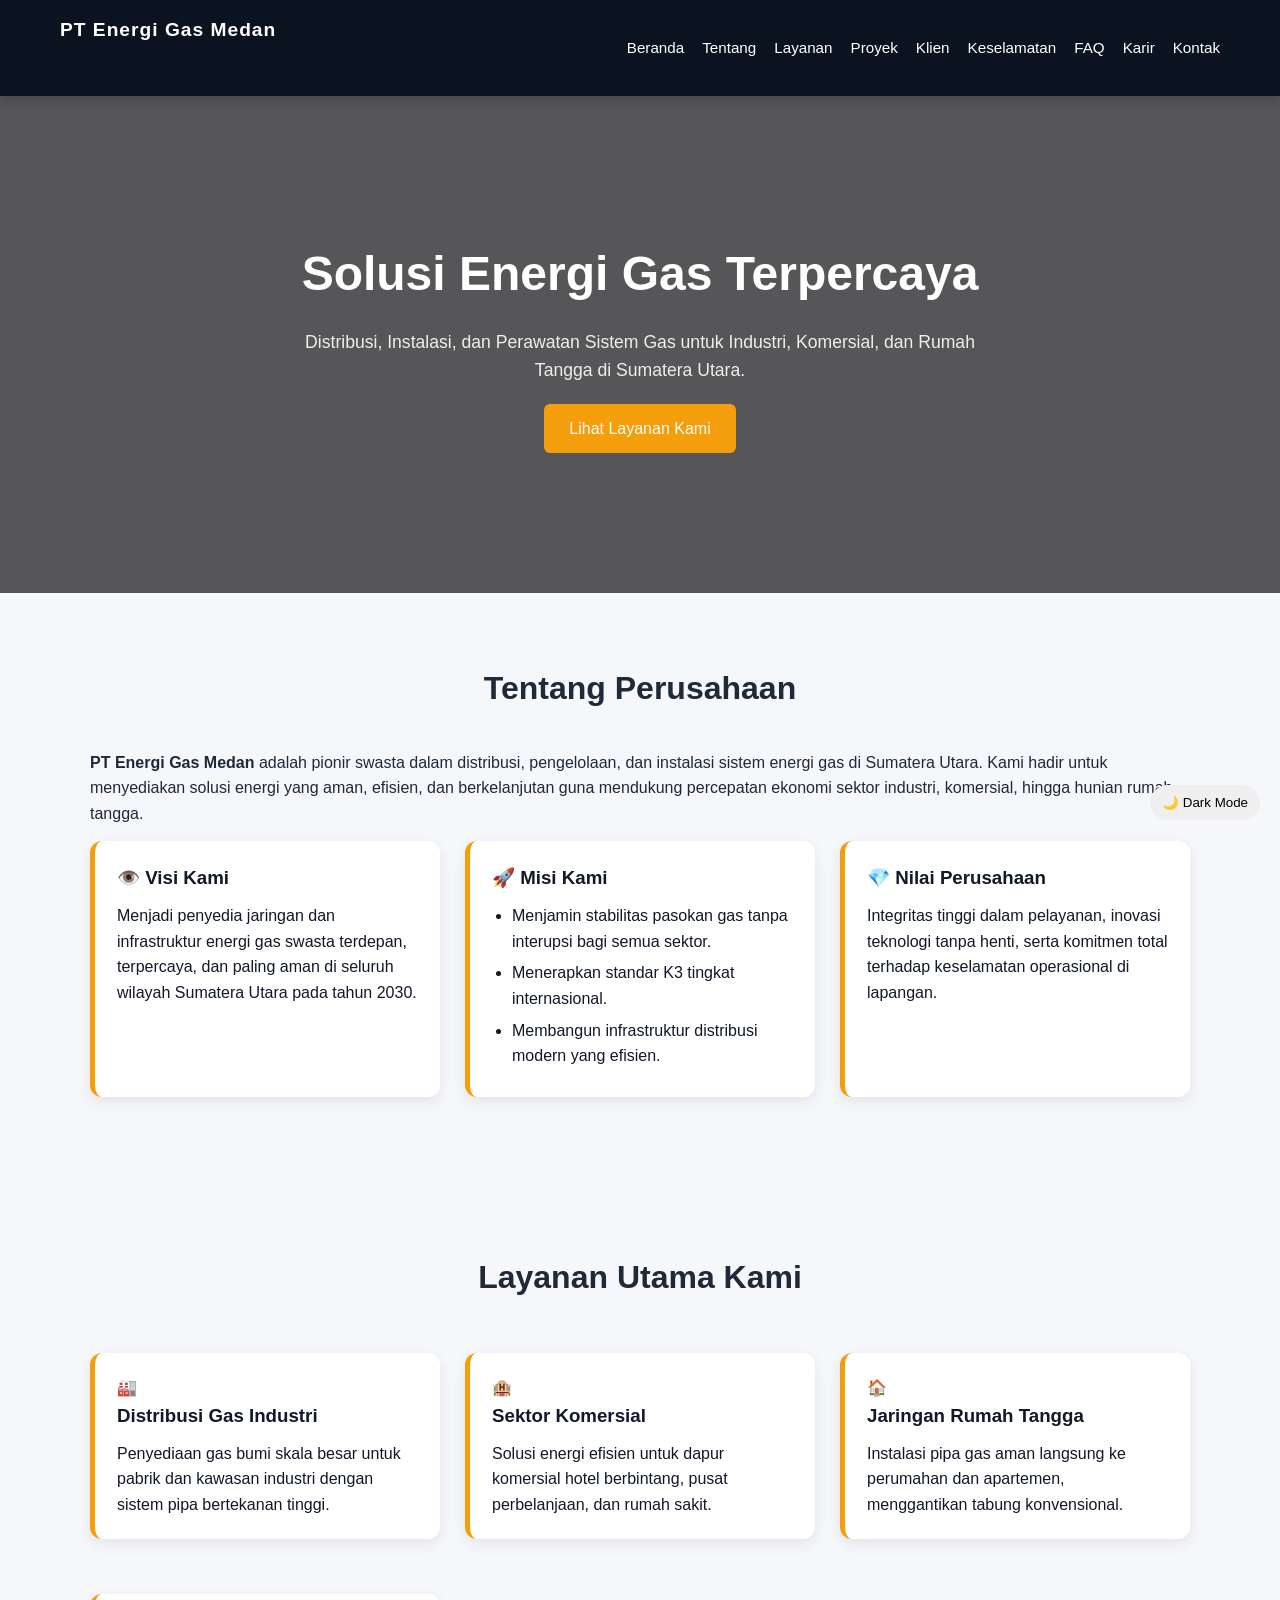
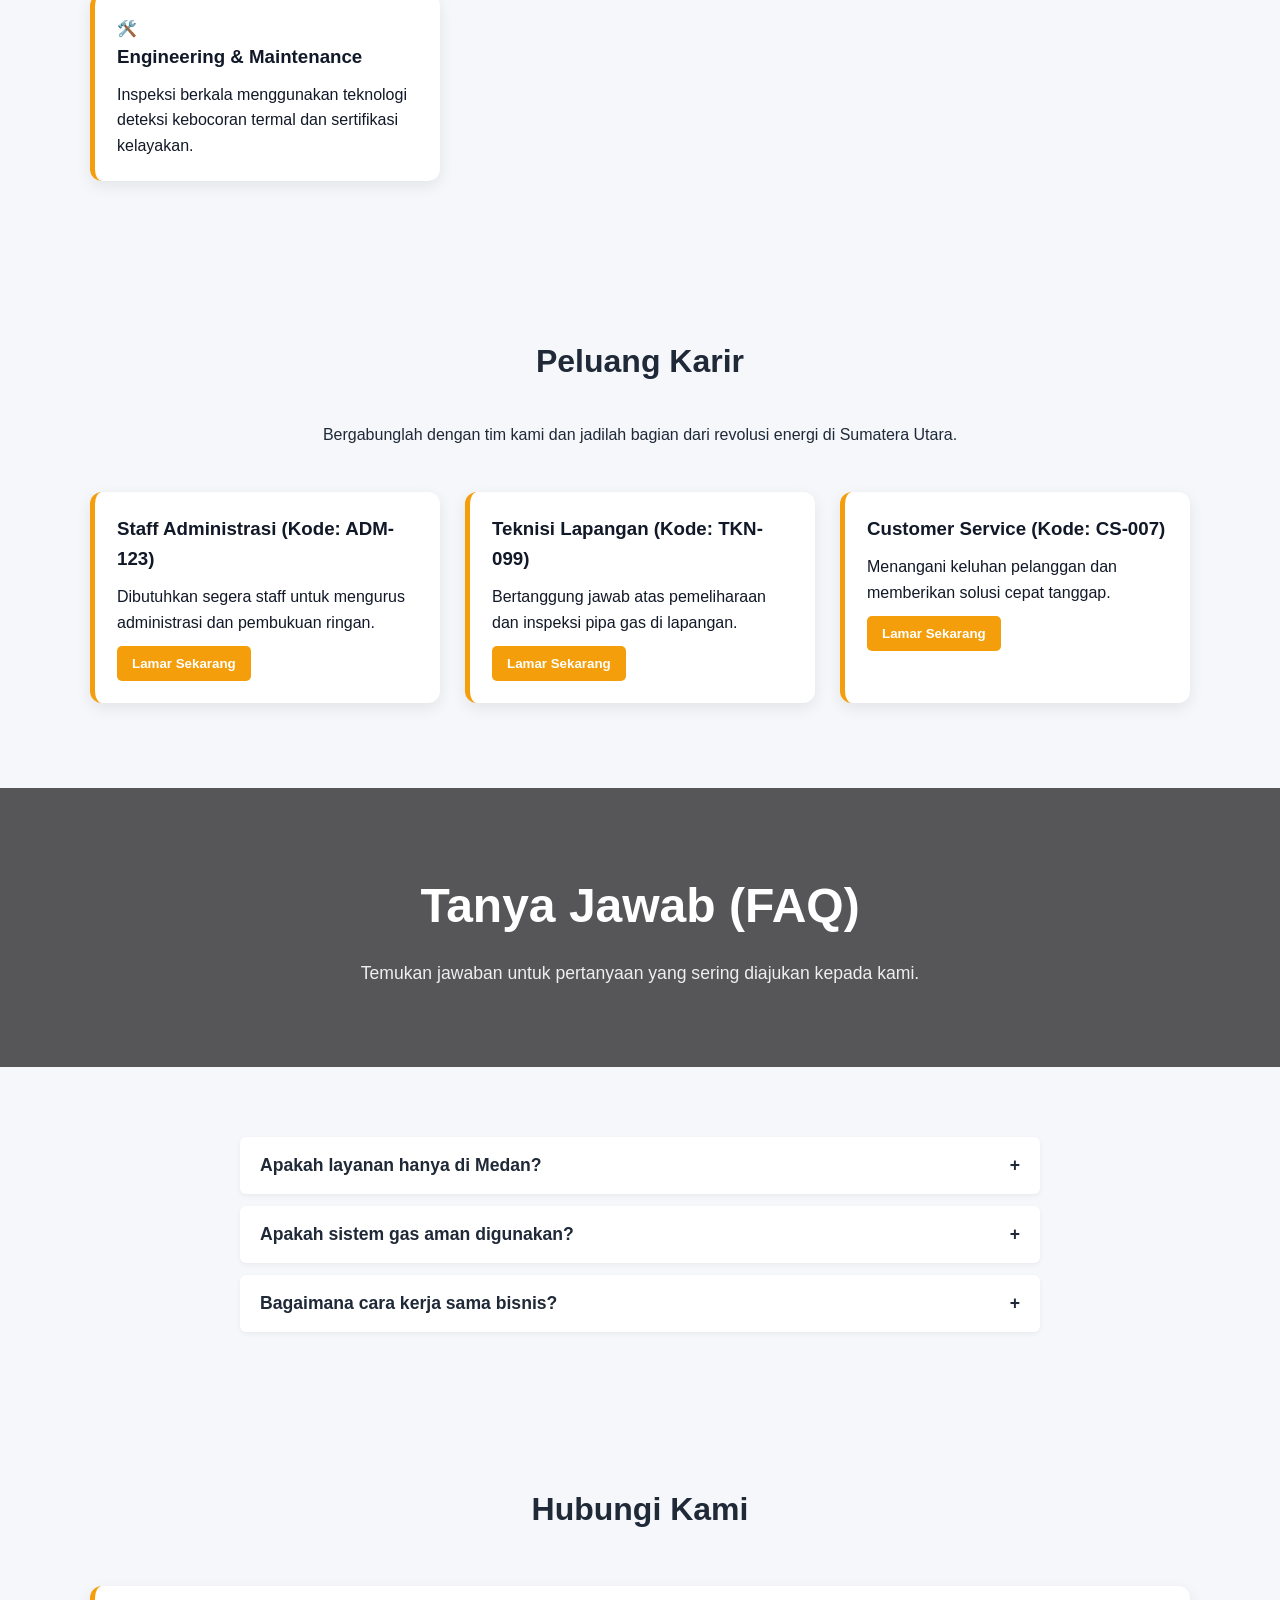
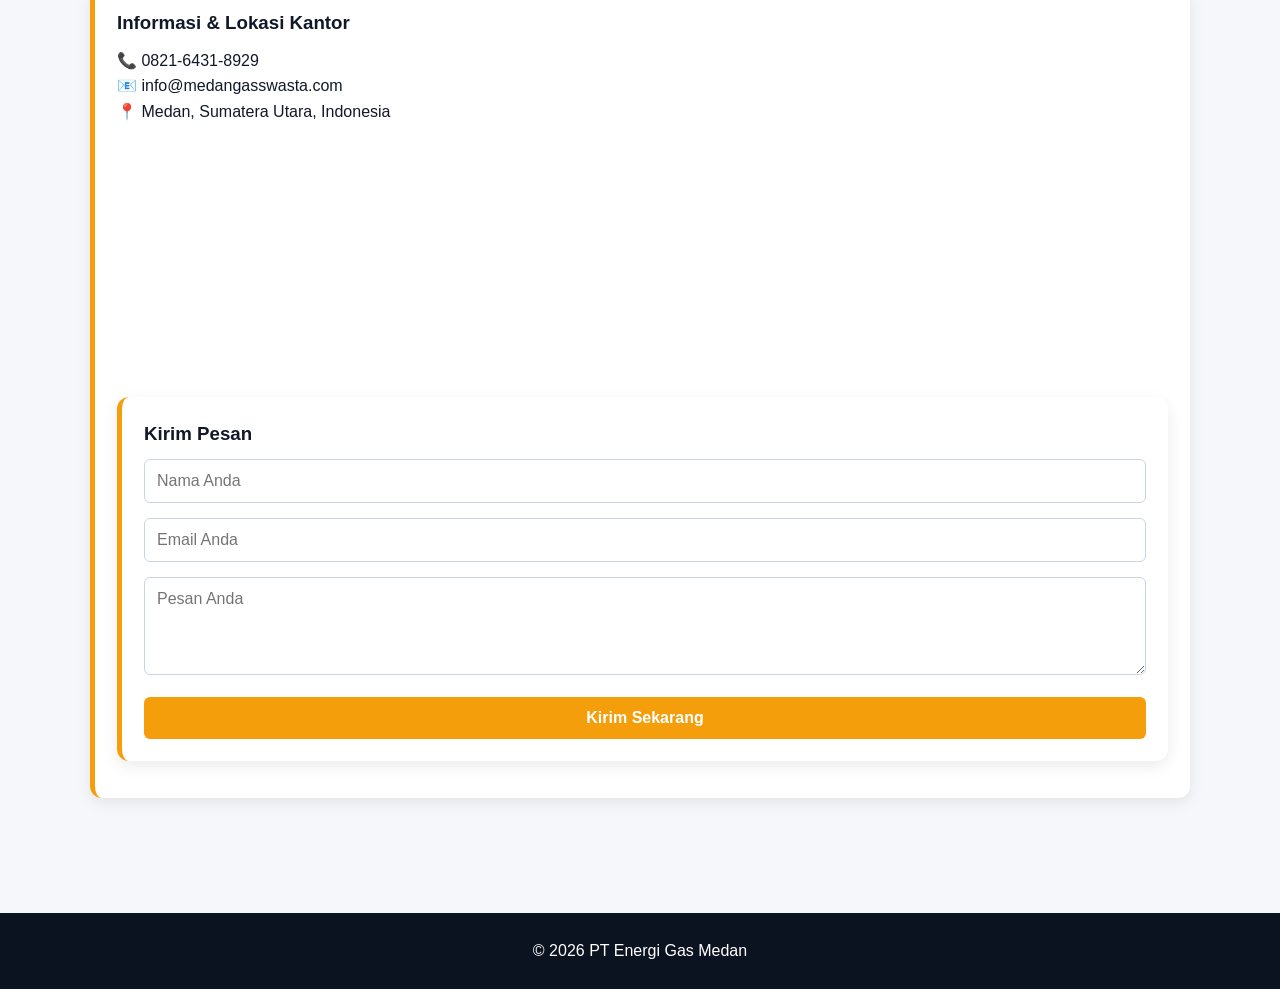
<file: index.html>
<!DOCTYPE html>
<html lang="id">
<head>
    <meta charset="UTF-8">
    <meta name="viewport" content="width=device-width, initial-scale=1.0">
    <title>PT Energi Gas Medan</title>
    <meta name="description" content="PT Energi Gas Medan - Penyedia energi gas industri, komersial, dan rumah tangga di Medan dan Sumatera Utara.">
    <link rel="stylesheet" href="css/style.css">
</head>
<body>

<header>
    <nav>
    <h2>PT Energi Gas Medan</h2>
    <ul>
        <li><a href="index.html">Beranda</a></li>
        <li><a href="tentang.html">Tentang</a></li>
        <li><a href="layanan.html">Layanan</a></li>
        <li><a href="proyek.html">Proyek</a></li>
        <li><a href="klien.html">Klien</a></li>
        <li><a href="safety.html">Keselamatan</a></li>
        <li><a href="index.html#faq">FAQ</a></li>
        <li><a href="karir.html">Karir</a></li> 
        <li><a href="index.html#contact">Kontak</a></li>
    </ul>
    </nav>
</header>

<section class="hero">
    <h1>Solusi Energi Gas Terpercaya</h1>
    <p>Distribusi, Instalasi, dan Perawatan Sistem Gas untuk Industri, Komersial, dan Rumah Tangga di Sumatera Utara.</p>
    <a href="#layanan">Lihat Layanan Kami</a>
</section>

<section id="about">
    <div class="container">
        <h2>Tentang Perusahaan</h2>
        <div class="about-intro">
            <p><strong>PT Energi Gas Medan</strong> adalah pionir swasta dalam distribusi, pengelolaan, dan instalasi sistem energi gas di Sumatera Utara. Kami hadir untuk menyediakan solusi energi yang aman, efisien, dan berkelanjutan guna mendukung percepatan ekonomi sektor industri, komersial, hingga hunian rumah tangga.</p>
        </div>

        <div class="about-grid">
            <div class="box">
                <h3>👁️ Visi Kami</h3>
                <p>Menjadi penyedia jaringan dan infrastruktur energi gas swasta terdepan, terpercaya, dan paling aman di seluruh wilayah Sumatera Utara pada tahun 2030.</p>
            </div>
            <div class="box">
                <h3>🚀 Misi Kami</h3>
                <ul class="misi-list">
                    <li>Menjamin stabilitas pasokan gas tanpa interupsi bagi semua sektor.</li>
                    <li>Menerapkan standar K3 tingkat internasional.</li>
                    <li>Membangun infrastruktur distribusi modern yang efisien.</li>
                </ul>
            </div>
            <div class="box">
                <h3>💎 Nilai Perusahaan</h3>
                <p>Integritas tinggi dalam pelayanan, inovasi teknologi tanpa henti, serta komitmen total terhadap keselamatan operasional di lapangan.</p>
            </div>
        </div>
    </div>
</section>

<section id="layanan" class="bg-light">
    <div class="container">
        <h2>Layanan Utama Kami</h2>
        <div class="services-grid">
            <div class="box">
                <div class="service-icon">🏭</div>
                <h3>Distribusi Gas Industri</h3>
                <p>Penyediaan gas bumi skala besar untuk pabrik dan kawasan industri dengan sistem pipa bertekanan tinggi.</p>
            </div>
            <div class="box">
                <div class="service-icon">🏨</div>
                <h3>Sektor Komersial</h3>
                <p>Solusi energi efisien untuk dapur komersial hotel berbintang, pusat perbelanjaan, dan rumah sakit.</p>
            </div>
            <div class="box">
                <div class="service-icon">🏠</div>
                <h3>Jaringan Rumah Tangga</h3>
                <p>Instalasi pipa gas aman langsung ke perumahan dan apartemen, menggantikan tabung konvensional.</p>
            </div>
            <div class="box">
                <div class="service-icon">🛠️</div>
                <h3>Engineering & Maintenance</h3>
                <p>Inspeksi berkala menggunakan teknologi deteksi kebocoran termal dan sertifikasi kelayakan.</p>
            </div>
        </div>
    </div>
</section>

<section id="karir">
    <div class="container">
        <h2>Peluang Karir</h2>
        <p style="text-align: center; margin-bottom: 30px;">Bergabunglah dengan tim kami dan jadilah bagian dari revolusi energi di Sumatera Utara.</p>
        
        <div class="services-grid">
            <div class="box">
                <h3>Staff Administrasi (Kode: ADM-123)</h3>
                <p>Dibutuhkan segera staff untuk mengurus administrasi dan pembukuan ringan.</p>
                <button class="apply-btn">Lamar Sekarang</button>
            </div>
            <div class="box">
                <h3>Teknisi Lapangan (Kode: TKN-099)</h3>
                <p>Bertanggung jawab atas pemeliharaan dan inspeksi pipa gas di lapangan.</p>
                <button class="apply-btn">Lamar Sekarang</button>
            </div>
            <div class="box">
                <h3>Customer Service (Kode: CS-007)</h3>
                <p>Menangani keluhan pelanggan dan memberikan solusi cepat tanggap.</p>
                <button class="apply-btn">Lamar Sekarang</button>
            </div>
        </div>
    </div>
</section>

<section class="hero hero-karir">
    <h1>Tanya Jawab (FAQ)</h1>
    <p>Temukan jawaban untuk pertanyaan yang sering diajukan kepada kami.</p>
</section>

<section id="faq">
    <div class="container">
        <div class="faq-container">
            <div class="faq-item">
                <button class="faq-question">Apakah layanan hanya di Medan? <span>+</span></button>
                <div class="faq-answer">
                    <p>Tidak, kami juga melayani beberapa wilayah di Sumatera Utara sesuai kebutuhan proyek.</p>
                </div>
            </div>
            <div class="faq-item">
                <button class="faq-question">Apakah sistem gas aman digunakan? <span>+</span></button>
                <div class="faq-answer">
                    <p>Ya, semua instalasi mengikuti standar keselamatan industri dan diuji berkala oleh teknisi ahli.</p>
                </div>
            </div>
            <div class="faq-item">
                <button class="faq-question">Bagaimana cara kerja sama bisnis? <span>+</span></button>
                <div class="faq-answer">
                    <p>Silakan hubungi tim kami melalui formulir kontak atau WhatsApp untuk pengajuan proposal.</p>
                </div>
            </div>
        </div>
    </div>
</section>

<section id="contact" class="bg-light">
    <div class="container">
        <h2>Hubungi Kami</h2>
        <div class="contact-grid">
            <div class="box">
                <h3>Informasi & Lokasi Kantor</h3>
                <p>📞 0821-6431-8929</p>
                <p>📧 info@medangasswasta.com</p>
                <p>📍 Medan, Sumatera Utara, Indonesia</p>
                
                <div class="map-container">
                    <iframe src="https://www.google.com/maps/embed?pb=!1m18!1m12!1m3!1d127453.64250239618!2d98.57271457850284!3d3.5970314000000003!2m3!1f0!2f0!3f0!3m2!1i1024!2i768!4f13.1!3m3!1m2!1s0x303131b1c20e2389%3A0x8677c7c34b125f!2sMedan%2C%20Kota%20Medan%2C%20Sumatera%20Utara!5e0!3m2!1sid!2sid!4v1700000000000!5m2!1sid!2sid" width="100%" height="250" style="border:0; border-radius: 8px;" allowfullscreen="" loading="lazy" referrerpolicy="no-referrer-when-downgrade"></iframe>
            </div>
            
            <div class="box">
                <h3>Kirim Pesan</h3>
                <form id="contactForm">
                    <input type="text" id="name" placeholder="Nama Anda" required>
                    <input type="email" id="email" placeholder="Email Anda" required>
                    <textarea id="message" rows="4" placeholder="Pesan Anda" required></textarea>
                    <button type="submit" class="submit-btn">Kirim Sekarang</button>
                </form>
            </div>
        </div>
    </div>
</section>

<footer>
    <p>© 2026 PT Energi Gas Medan</p>
</footer>

<script src="script.js"></script>
</body>
</html>
</file>
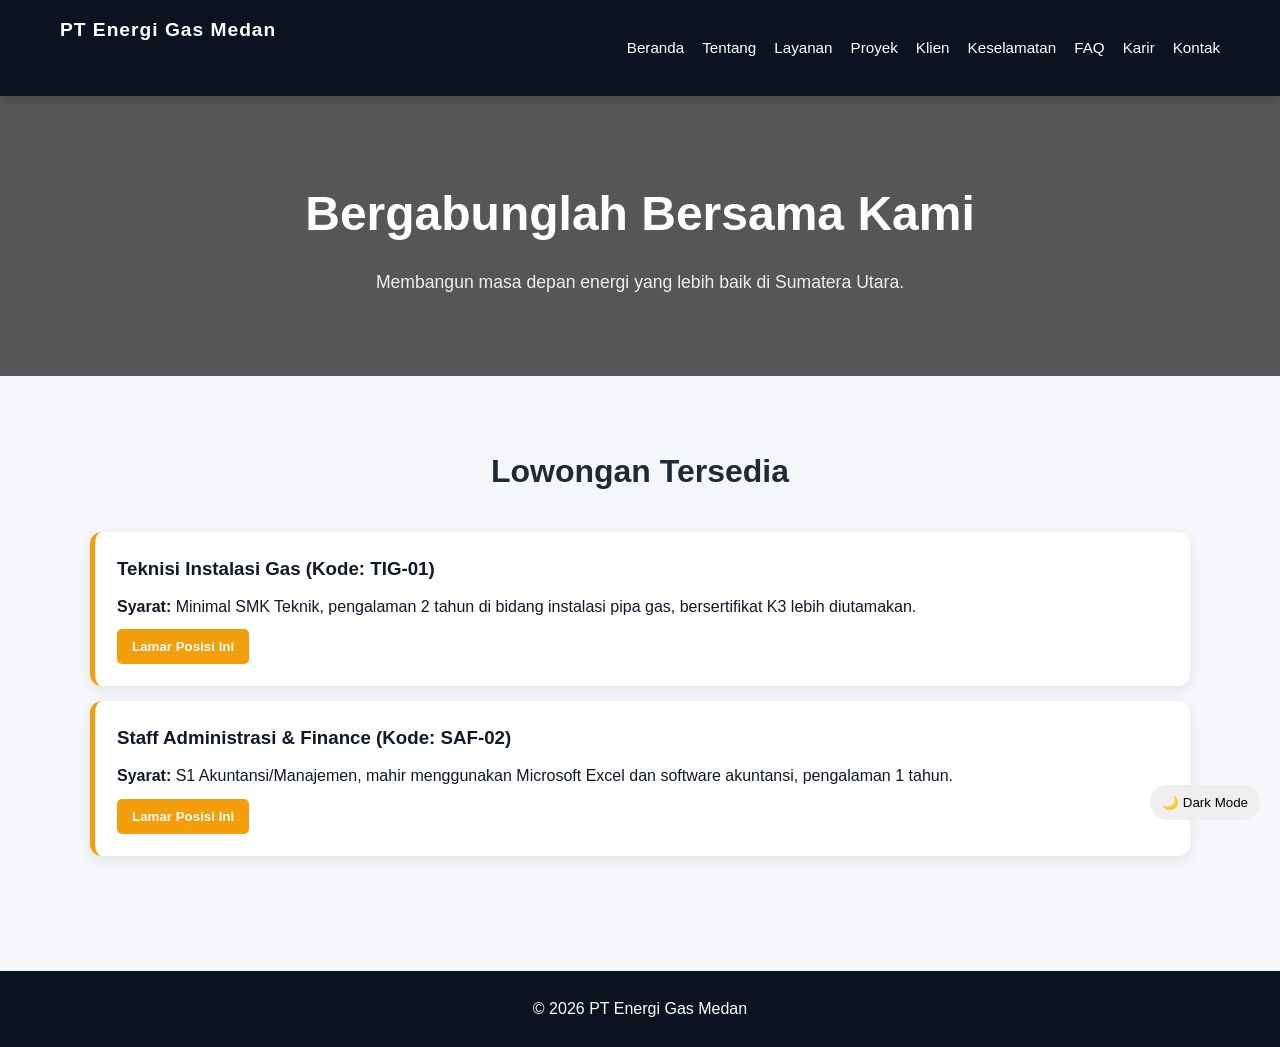
<file: karir.html>
<!DOCTYPE html>
<html lang="id">
<head>
    <meta charset="UTF-8">
    <meta name="viewport" content="width=device-width, initial-scale=1.0">
    <title>Karir - PT Energi Gas Medan</title>
    <link rel="stylesheet" href="css/style.css">
</head>
<body>

<header>
    <nav>
    <h2>PT Energi Gas Medan</h2>
    <ul>
        <li><a href="index.html">Beranda</a></li>
        <li><a href="tentang.html">Tentang</a></li>
        <li><a href="layanan.html">Layanan</a></li>
        <li><a href="proyek.html">Proyek</a></li>
        <li><a href="klien.html">Klien</a></li>
        <li><a href="safety.html">Keselamatan</a></li>
        <li><a href="index.html#faq">FAQ</a></li>
        <li><a href="karir.html">Karir</a></li> 
        <li><a href="index.html#contact">Kontak</a></li>
    </ul>
    </nav>
</header>

<section class="hero hero-karir">
    <h1>Bergabunglah Bersama Kami</h1>
    <p>Membangun masa depan energi yang lebih baik di Sumatera Utara.</p>
</section>

<section id="vacancies">
    <div class="container">
        <h2>Lowongan Tersedia</h2>
        
        <div class="box">
            <h3>Teknisi Instalasi Gas (Kode: TIG-01)</h3>
            <p><strong>Syarat:</strong> Minimal SMK Teknik, pengalaman 2 tahun di bidang instalasi pipa gas, bersertifikat K3 lebih diutamakan.</p>
            <button class="apply-btn">Lamar Posisi Ini</button>
        </div>

        <div class="box">
            <h3>Staff Administrasi & Finance (Kode: SAF-02)</h3>
            <p><strong>Syarat:</strong> S1 Akuntansi/Manajemen, mahir menggunakan Microsoft Excel dan software akuntansi, pengalaman 1 tahun.</p>
            <button class="apply-btn">Lamar Posisi Ini</button>
        </div>
    </div>
</section>

<footer>
    <p>&copy; 2026 PT Energi Gas Medan</p>
</footer>

<script src="script.js"></script>
</body>
</html>
</file>
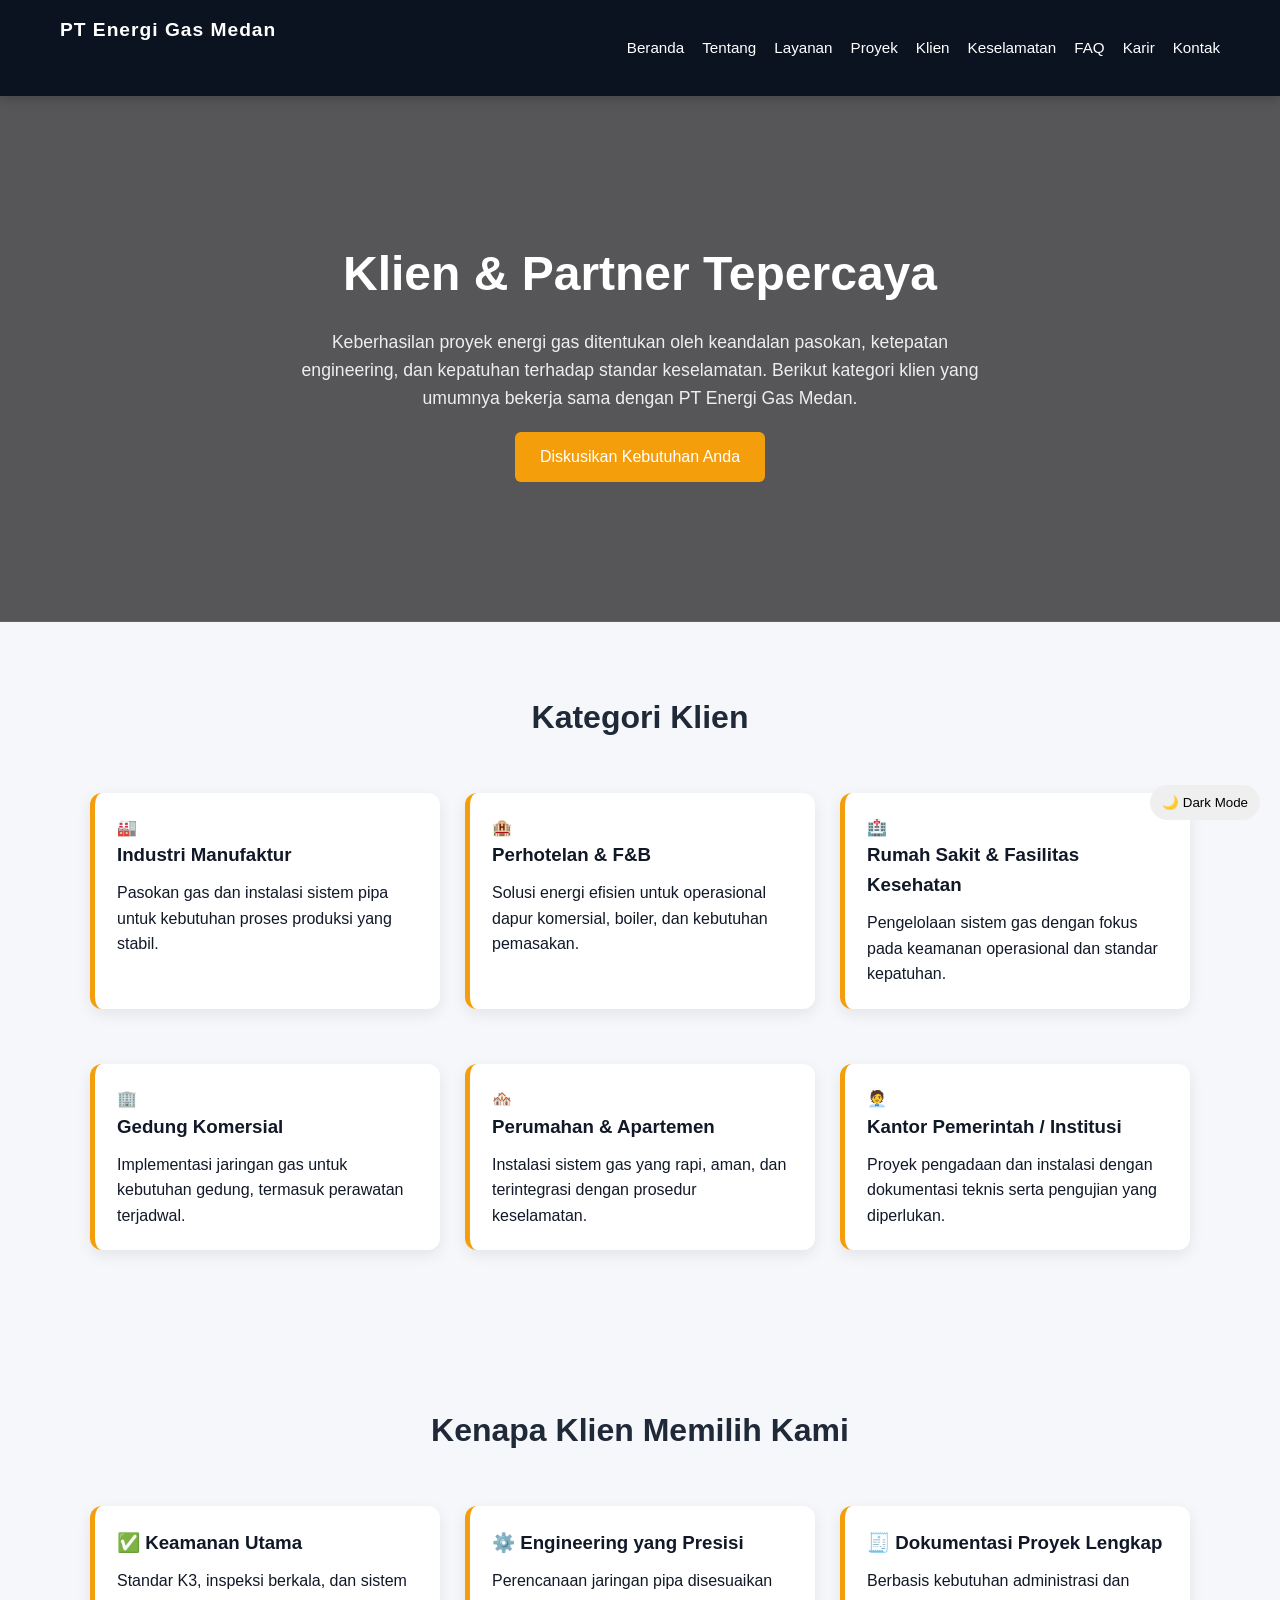
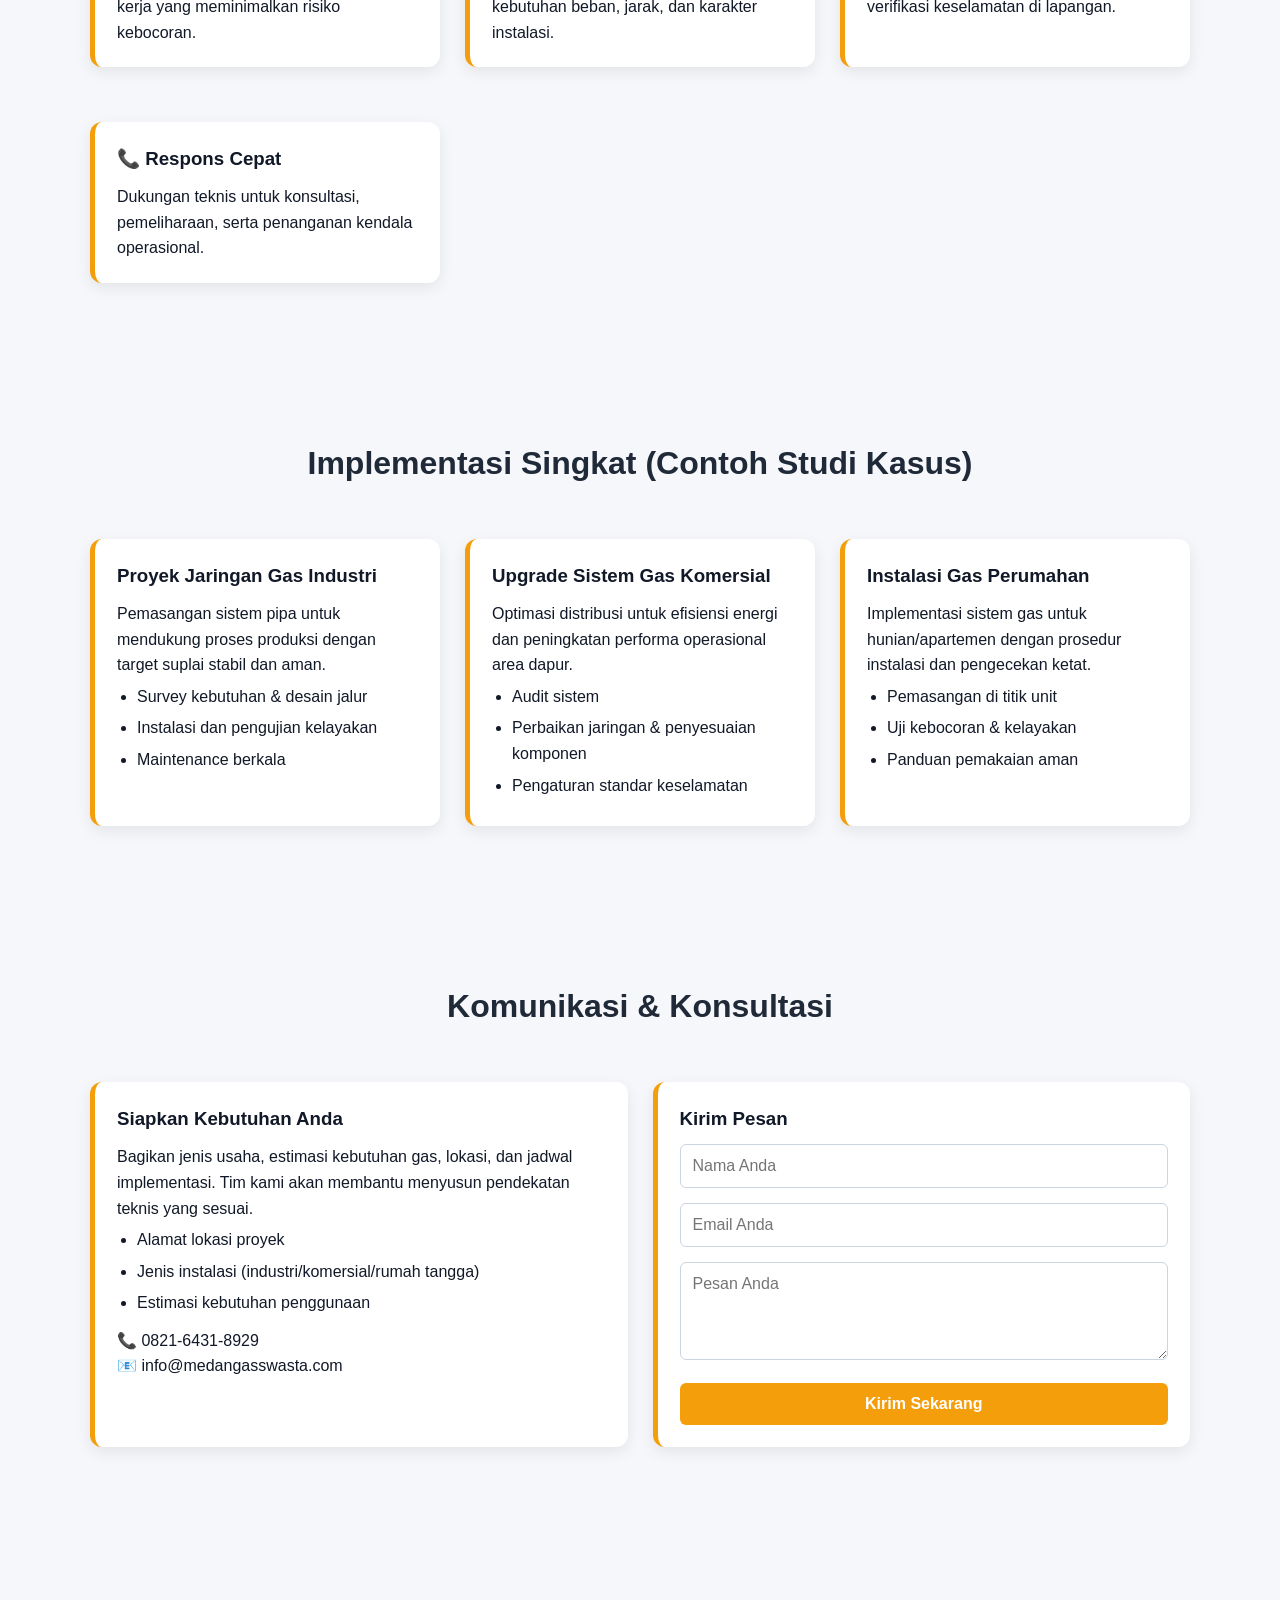
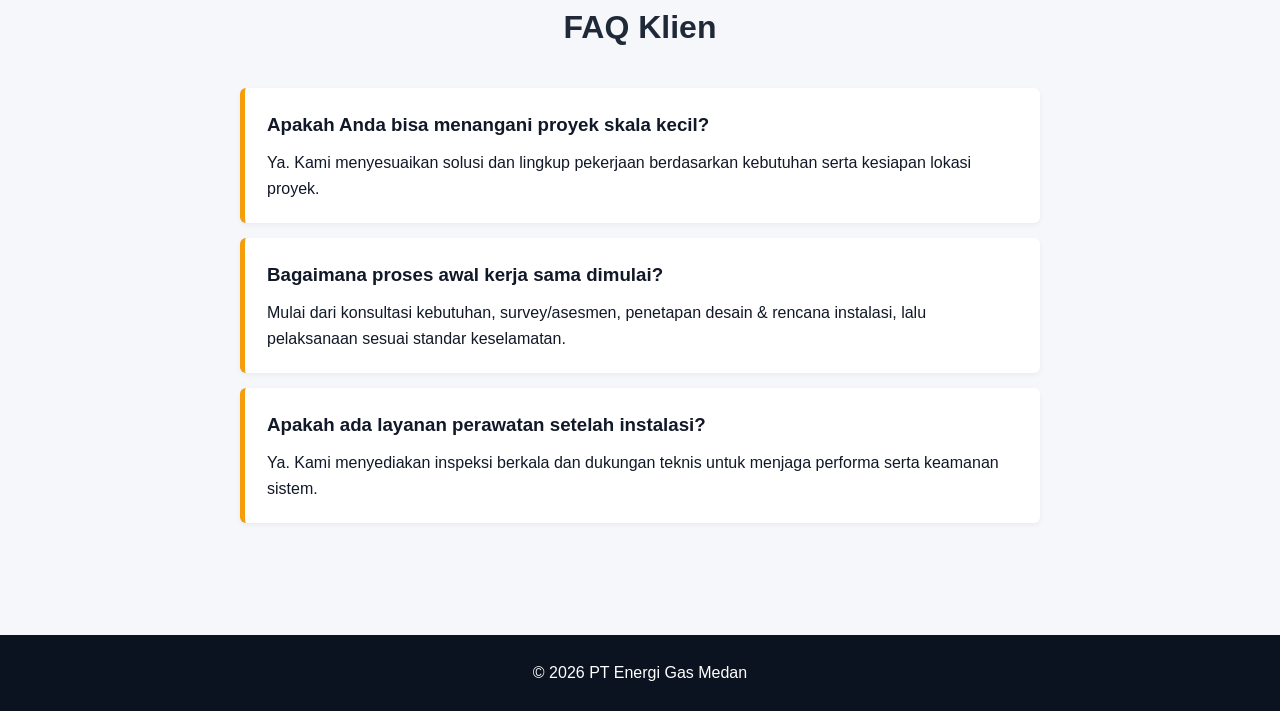
<file: klien.html>
<!DOCTYPE html>
<html lang="id">
<head>
    <meta charset="UTF-8">
    <meta name="viewport" content="width=device-width, initial-scale=1.0">
    <title>PT Energi Gas Medan - Klien</title>
    <meta name="description" content="PT Energi Gas Medan - Layanan untuk industri dan kebutuhan energi gas. Lihat kategori klien dan studi kasus implementasi." />
    <link rel="stylesheet" href="css/style.css">
</head>
<body>

<header>
    <nav>
    <h2>PT Energi Gas Medan</h2>
    <ul>
        <li><a href="index.html">Beranda</a></li>
        <li><a href="tentang.html">Tentang</a></li>
        <li><a href="layanan.html">Layanan</a></li>
        <li><a href="proyek.html">Proyek</a></li>
        <li><a href="klien.html">Klien</a></li>
        <li><a href="safety.html">Keselamatan</a></li>
        <li><a href="index.html#faq">FAQ</a></li>
        <li><a href="karir.html">Karir</a></li> 
        <li><a href="index.html#contact">Kontak</a></li>
    </ul>
    </nav>
</header>

<section class="hero">
    <h1>Klien & Partner Tepercaya</h1>
    <p>Keberhasilan proyek energi gas ditentukan oleh keandalan pasokan, ketepatan engineering, dan kepatuhan terhadap standar keselamatan. Berikut kategori klien yang umumnya bekerja sama dengan PT Energi Gas Medan.</p>
    <a href="#contact">Diskusikan Kebutuhan Anda</a>
</section>

<section id="client-categories">
    <div class="container">
        <h2>Kategori Klien</h2>
        <div class="services-grid">
            <div class="box">
                <div class="service-icon">🏭</div>
                <h3>Industri Manufaktur</h3>
                <p>Pasokan gas dan instalasi sistem pipa untuk kebutuhan proses produksi yang stabil.</p>
            </div>

            <div class="box">
                <div class="service-icon">🏨</div>
                <h3>Perhotelan & F&amp;B</h3>
                <p>Solusi energi efisien untuk operasional dapur komersial, boiler, dan kebutuhan pemasakan.</p>
            </div>

            <div class="box">
                <div class="service-icon">🏥</div>
                <h3>Rumah Sakit & Fasilitas Kesehatan</h3>
                <p>Pengelolaan sistem gas dengan fokus pada keamanan operasional dan standar kepatuhan.</p>
            </div>

            <div class="box">
                <div class="service-icon">🏢</div>
                <h3>Gedung Komersial</h3>
                <p>Implementasi jaringan gas untuk kebutuhan gedung, termasuk perawatan terjadwal.</p>
            </div>

            <div class="box">
                <div class="service-icon">🏘️</div>
                <h3>Perumahan &amp; Apartemen</h3>
                <p>Instalasi sistem gas yang rapi, aman, dan terintegrasi dengan prosedur keselamatan.</p>
            </div>

            <div class="box">
                <div class="service-icon">🧑‍💼</div>
                <h3>Kantor Pemerintah / Institusi</h3>
                <p>Proyek pengadaan dan instalasi dengan dokumentasi teknis serta pengujian yang diperlukan.</p>
            </div>
        </div>
    </div>
</section>

<section id="why-us" class="bg-light">
    <div class="container">
        <h2>Kenapa Klien Memilih Kami</h2>
        <div class="services-grid">
            <div class="box">
                <h3>✅ Keamanan Utama</h3>
                <p>Standar K3, inspeksi berkala, dan sistem kerja yang meminimalkan risiko kebocoran.</p>
            </div>
            <div class="box">
                <h3>⚙️ Engineering yang Presisi</h3>
                <p>Perencanaan jaringan pipa disesuaikan kebutuhan beban, jarak, dan karakter instalasi.</p>
            </div>
            <div class="box">
                <h3>🧾 Dokumentasi Proyek Lengkap</h3>
                <p>Berbasis kebutuhan administrasi dan verifikasi keselamatan di lapangan.</p>
            </div>
            <div class="box">
                <h3>📞 Respons Cepat</h3>
                <p>Dukungan teknis untuk konsultasi, pemeliharaan, serta penanganan kendala operasional.</p>
            </div>
        </div>
    </div>
</section>

<section id="case-studies">
    <div class="container">
        <h2>Implementasi Singkat (Contoh Studi Kasus)</h2>
        <div class="services-grid">
            <div class="box">
                <h3>Proyek Jaringan Gas Industri</h3>
                <p>Pemasangan sistem pipa untuk mendukung proses produksi dengan target suplai stabil dan aman.</p>
                <ul>
                    <li>Survey kebutuhan &amp; desain jalur</li>
                    <li>Instalasi dan pengujian kelayakan</li>
                    <li>Maintenance berkala</li>
                </ul>
            </div>

            <div class="box">
                <h3>Upgrade Sistem Gas Komersial</h3>
                <p>Optimasi distribusi untuk efisiensi energi dan peningkatan performa operasional area dapur.</p>
                <ul>
                    <li>Audit sistem</li>
                    <li>Perbaikan jaringan &amp; penyesuaian komponen</li>
                    <li>Pengaturan standar keselamatan</li>
                </ul>
            </div>

            <div class="box">
                <h3>Instalasi Gas Perumahan</h3>
                <p>Implementasi sistem gas untuk hunian/apartemen dengan prosedur instalasi dan pengecekan ketat.</p>
                <ul>
                    <li>Pemasangan di titik unit</li>
                    <li>Uji kebocoran &amp; kelayakan</li>
                    <li>Panduan pemakaian aman</li>
                </ul>
            </div>
        </div>
    </div>
</section>

<section class="bg-light" id="contact">
    <div class="container">
        <h2>Komunikasi &amp; Konsultasi</h2>
        <div class="contact-grid">
            <div class="box">
                <h3>Siapkan Kebutuhan Anda</h3>
                <p>Bagikan jenis usaha, estimasi kebutuhan gas, lokasi, dan jadwal implementasi. Tim kami akan membantu menyusun pendekatan teknis yang sesuai.</p>
                <ul>
                    <li>Alamat lokasi proyek</li>
                    <li>Jenis instalasi (industri/komersial/rumah tangga)</li>
                    <li>Estimasi kebutuhan penggunaan</li>
                </ul>
                <p style="margin-top:12px;">📞 0821-6431-8929</p>
                <p>📧 info@medangasswasta.com</p>
            </div>

            <div class="box">
                <h3>Kirim Pesan</h3>
                <form id="contactForm">
                    <input type="text" id="name" placeholder="Nama Anda" required>
                    <input type="email" id="email" placeholder="Email Anda" required>
                    <textarea id="message" rows="4" placeholder="Pesan Anda" required></textarea>
                    <button type="submit" class="submit-btn">Kirim Sekarang</button>
                </form>
            </div>
        </div>
    </div>
</section>

<section id="faq">
    <div class="container">
        <h2>FAQ Klien</h2>
        <div class="faq-container">
            <div class="faq-item box">
                <h3>Apakah Anda bisa menangani proyek skala kecil?</h3>
                <p>Ya. Kami menyesuaikan solusi dan lingkup pekerjaan berdasarkan kebutuhan serta kesiapan lokasi proyek.</p>
            </div>

            <div class="faq-item box">
                <h3>Bagaimana proses awal kerja sama dimulai?</h3>
                <p>Mulai dari konsultasi kebutuhan, survey/asesmen, penetapan desain &amp; rencana instalasi, lalu pelaksanaan sesuai standar keselamatan.</p>
            </div>

            <div class="faq-item box">
                <h3>Apakah ada layanan perawatan setelah instalasi?</h3>
                <p>Ya. Kami menyediakan inspeksi berkala dan dukungan teknis untuk menjaga performa serta keamanan sistem.</p>
            </div>
        </div>
    </div>
</section>

<footer>
    <p>© 2026 PT Energi Gas Medan</p>
</footer>

<script src="script.js"></script>
</body>
</html>
</file>
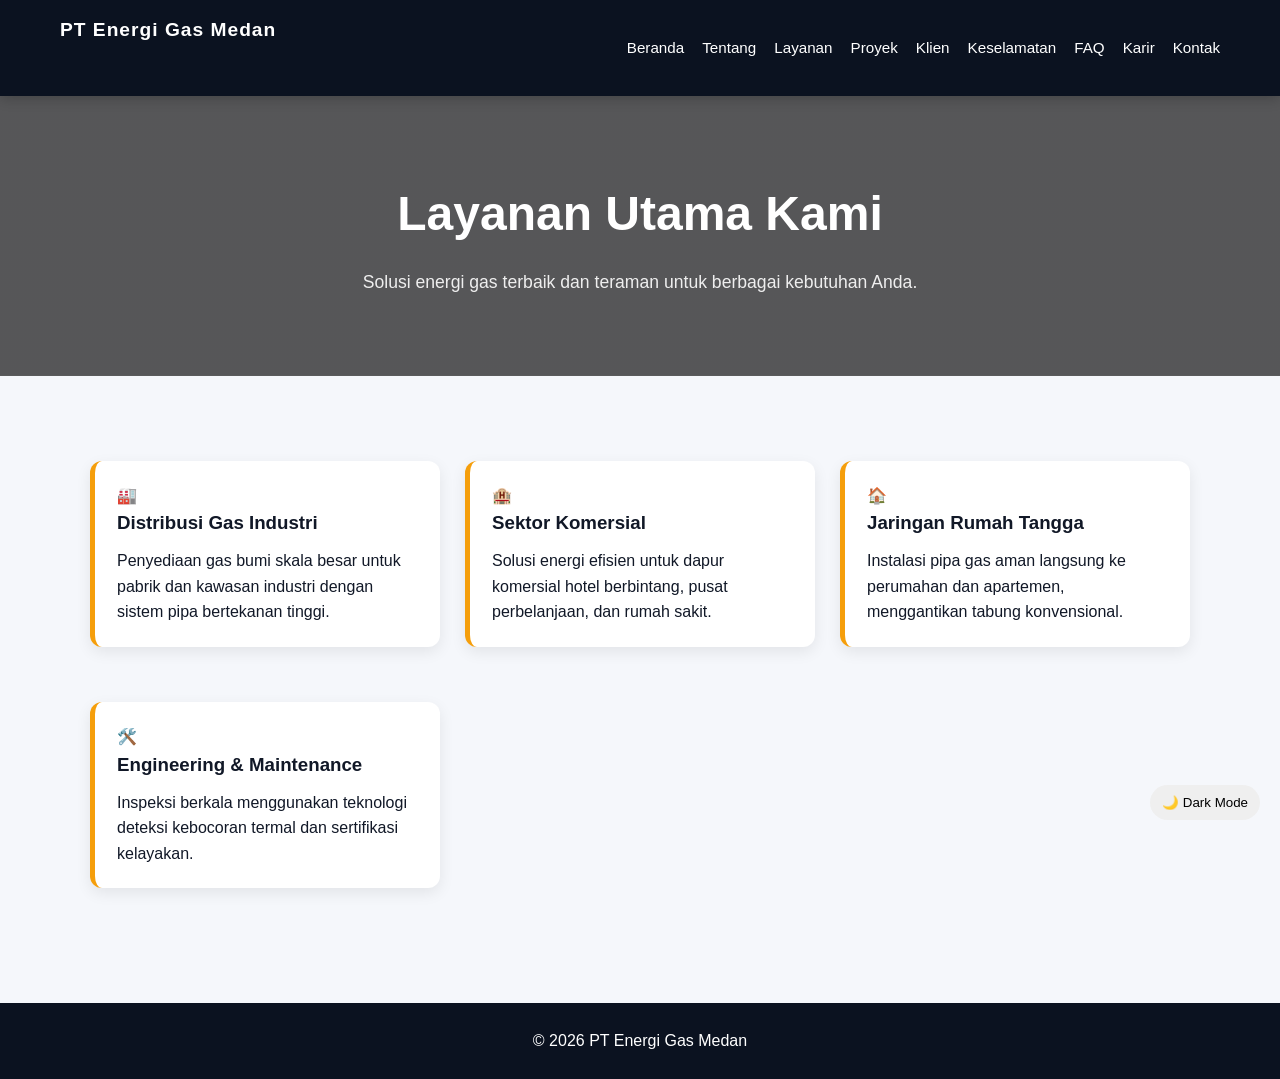
<file: layanan.html>
<!DOCTYPE html>
<html lang="id">
<head>
    <meta charset="UTF-8">
    <meta name="viewport" content="width=device-width, initial-scale=1.0">
    <title>Layanan - PT Energi Gas Medan</title>
    <link rel="stylesheet" href="css/style.css">
</head>
<body>

<header>
    <nav>
    <h2>PT Energi Gas Medan</h2>
    <ul>
        <li><a href="index.html">Beranda</a></li>
        <li><a href="tentang.html">Tentang</a></li>
        <li><a href="layanan.html">Layanan</a></li>
        <li><a href="proyek.html">Proyek</a></li>
        <li><a href="klien.html">Klien</a></li>
        <li><a href="safety.html">Keselamatan</a></li>
        <li><a href="index.html#faq">FAQ</a></li>
        <li><a href="karir.html">Karir</a></li> 
        <li><a href="index.html#contact">Kontak</a></li>
    </ul>
    </nav>
</header>

<section class="hero hero-karir">
    <h1>Layanan Utama Kami</h1>
    <p>Solusi energi gas terbaik dan teraman untuk berbagai kebutuhan Anda.</p>
</section>

<section id="services" class="bg-light">
    <div class="container">
        <div class="services-grid">
            <div class="box">
                <div class="service-icon">🏭</div>
                <h3>Distribusi Gas Industri</h3>
                <p>Penyediaan gas bumi skala besar untuk pabrik dan kawasan industri dengan sistem pipa bertekanan tinggi.</p>
            </div>
            <div class="box">
                <div class="service-icon">🏨</div>
                <h3>Sektor Komersial</h3>
                <p>Solusi energi efisien untuk dapur komersial hotel berbintang, pusat perbelanjaan, dan rumah sakit.</p>
            </div>
            <div class="box">
                <div class="service-icon">🏠</div>
                <h3>Jaringan Rumah Tangga</h3>
                <p>Instalasi pipa gas aman langsung ke perumahan dan apartemen, menggantikan tabung konvensional.</p>
            </div>
            <div class="box">
                <div class="service-icon">🛠️</div>
                <h3>Engineering & Maintenance</h3>
                <p>Inspeksi berkala menggunakan teknologi deteksi kebocoran termal dan sertifikasi kelayakan.</p>
            </div>
        </div>
    </div>
</section>
<footer>
    <p>© 2026 PT Energi Gas Medan</p>
</footer>

<script src="script.js"></script>
</body>
</html>
</file>
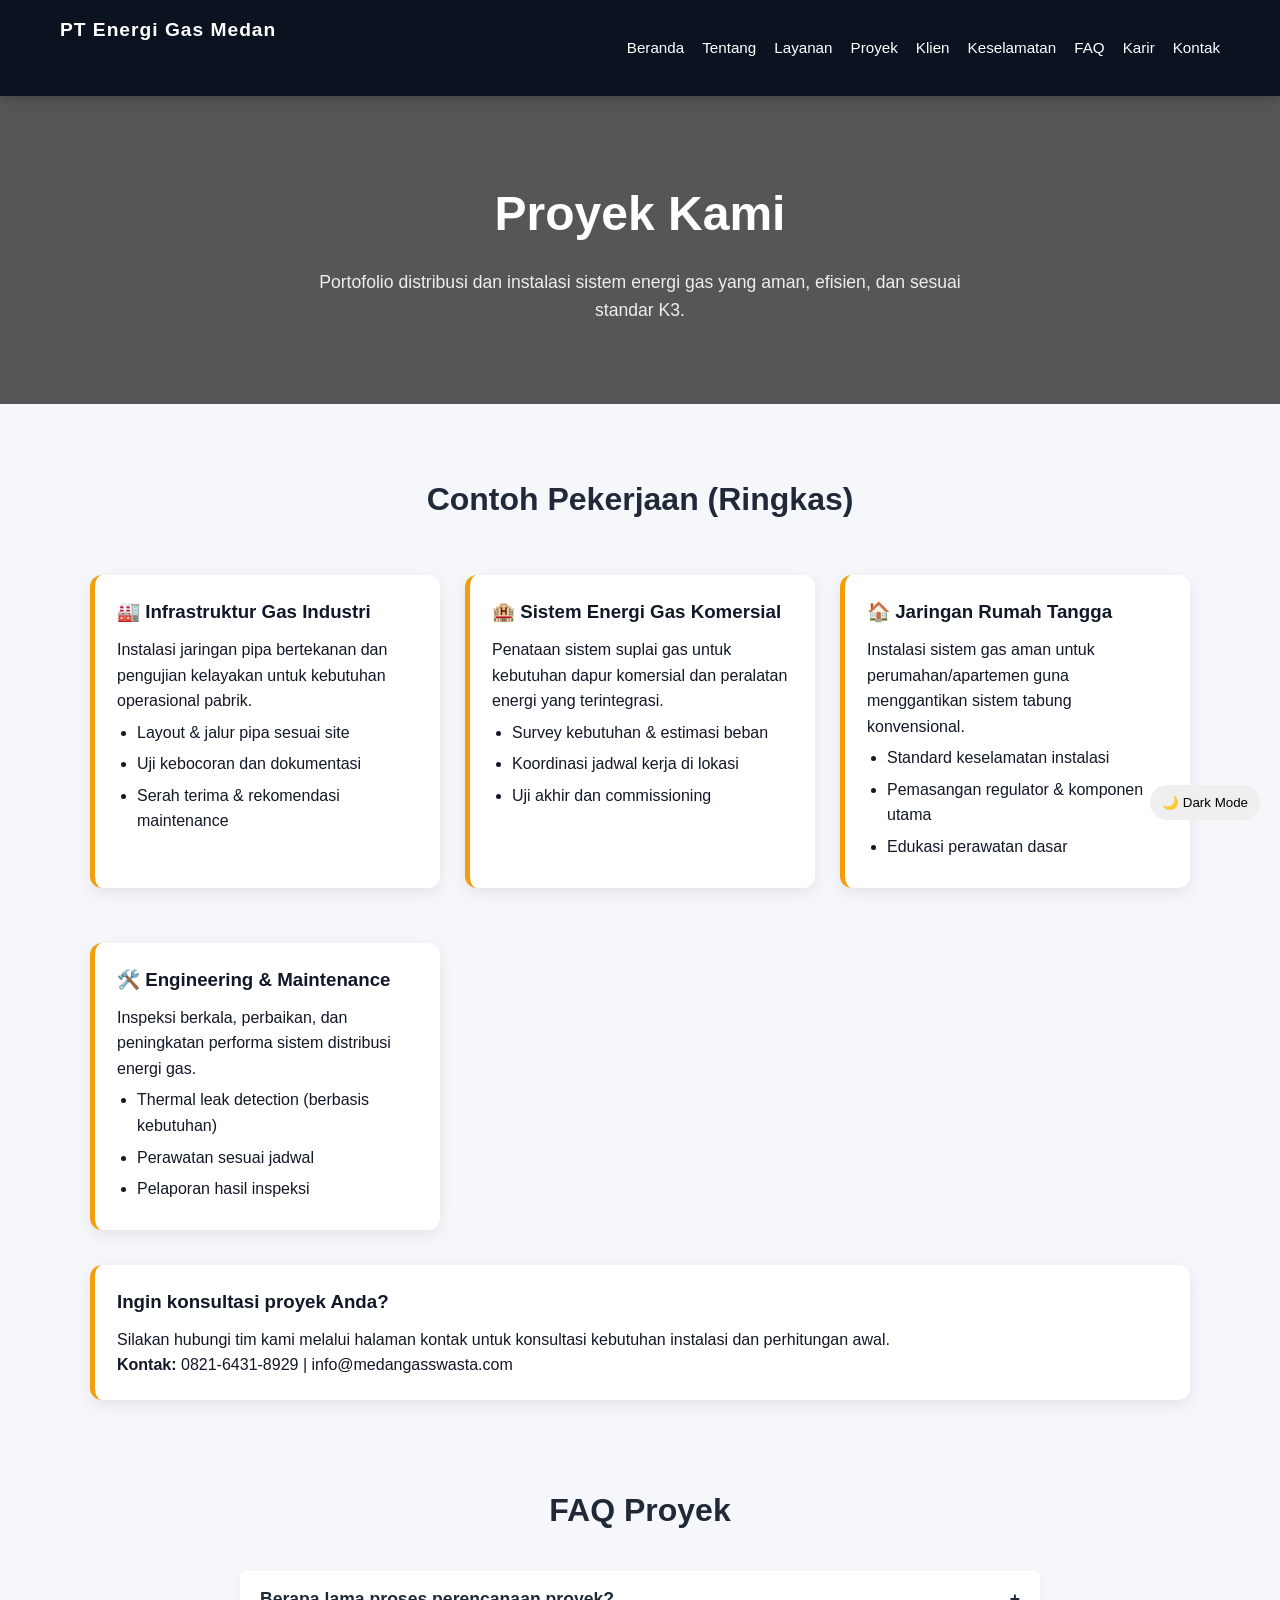
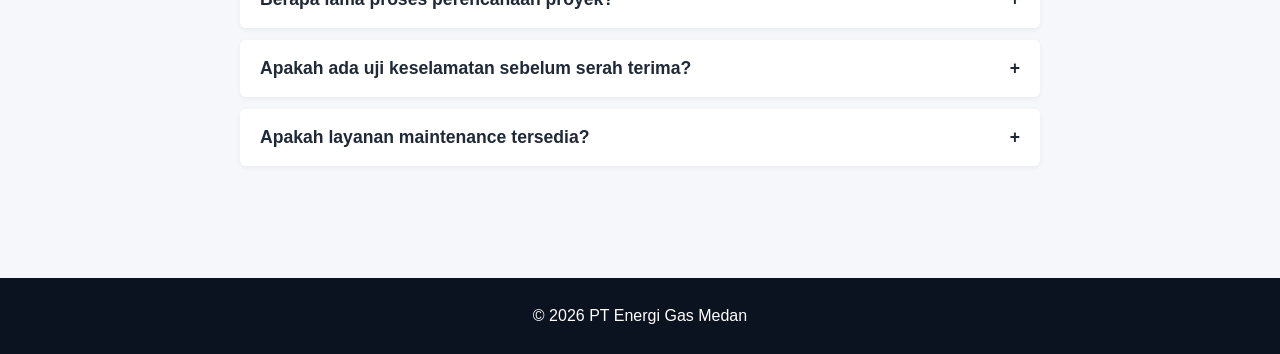
<file: proyek.html>
<!DOCTYPE html>
<html lang="id">
<head>
    <meta charset="UTF-8">
    <meta name="viewport" content="width=device-width, initial-scale=1.0">
    <title>Proyek - PT Energi Gas Medan</title>
    <meta name="description" content="Dokumentasi proyek PT Energi Gas Medan: distribusi, instalasi, dan maintenance sistem energi gas di Medan dan Sumatera Utara.">
    <link rel="stylesheet" href="css/style.css">
</head>
<body>

<header>
    <nav>
    <h2>PT Energi Gas Medan</h2>
    <ul>
        <li><a href="index.html">Beranda</a></li>
        <li><a href="tentang.html">Tentang</a></li>
        <li><a href="layanan.html">Layanan</a></li>
        <li><a href="proyek.html">Proyek</a></li>
        <li><a href="klien.html">Klien</a></li>
        <li><a href="safety.html">Keselamatan</a></li>
        <li><a href="index.html#faq">FAQ</a></li>
        <li><a href="karir.html">Karir</a></li> 
        <li><a href="index.html#contact">Kontak</a></li>
    </ul>
    </nav>
</header>

<section class="hero hero-karir">
    <h1>Proyek Kami</h1>
    <p>Portofolio distribusi dan instalasi sistem energi gas yang aman, efisien, dan sesuai standar K3.</p>
</section>

<section class="bg-light" id="portfolio">
    <div class="container">
        <h2>Contoh Pekerjaan (Ringkas)</h2>

        <div class="services-grid">
            <div class="box">
                <h3>🏭 Infrastruktur Gas Industri</h3>
                <p>Instalasi jaringan pipa bertekanan dan pengujian kelayakan untuk kebutuhan operasional pabrik.</p>
                <ul class="misi-list">
                    <li>Layout & jalur pipa sesuai site</li>
                    <li>Uji kebocoran dan dokumentasi</li>
                    <li>Serah terima & rekomendasi maintenance</li>
                </ul>
            </div>

            <div class="box">
                <h3>🏨 Sistem Energi Gas Komersial</h3>
                <p>Penataan sistem suplai gas untuk kebutuhan dapur komersial dan peralatan energi yang terintegrasi.</p>
                <ul class="misi-list">
                    <li>Survey kebutuhan & estimasi beban</li>
                    <li>Koordinasi jadwal kerja di lokasi</li>
                    <li>Uji akhir dan commissioning</li>
                </ul>
            </div>

            <div class="box">
                <h3>🏠 Jaringan Rumah Tangga</h3>
                <p>Instalasi sistem gas aman untuk perumahan/apartemen guna menggantikan sistem tabung konvensional.</p>
                <ul class="misi-list">
                    <li>Standard keselamatan instalasi</li>
                    <li>Pemasangan regulator & komponen utama</li>
                    <li>Edukasi perawatan dasar</li>
                </ul>
            </div>

            <div class="box">
                <h3>🛠️ Engineering & Maintenance</h3>
                <p>Inspeksi berkala, perbaikan, dan peningkatan performa sistem distribusi energi gas.</p>
                <ul class="misi-list">
                    <li>Thermal leak detection (berbasis kebutuhan)</li>
                    <li>Perawatan sesuai jadwal</li>
                    <li>Pelaporan hasil inspeksi</li>
                </ul>
            </div>
        </div>

        <div class="box" style="margin-top:20px;">
            <h3>Ingin konsultasi proyek Anda?</h3>
            <p>Silakan hubungi tim kami melalui halaman kontak untuk konsultasi kebutuhan instalasi dan perhitungan awal.</p>
            <p><strong>Kontak:</strong> <span>0821-6431-8929</span> | <span>info@medangasswasta.com</span></p>
        </div>
    </div>
</section>

<section id="faq" style="padding-top:0;">
    <div class="container">
        <h2>FAQ Proyek</h2>
        <div class="faq-container">
            <div class="faq-item">
                <button class="faq-question">Berapa lama proses perencanaan proyek? <span>+</span></button>
                <div class="faq-answer">
                    <p>Umumnya 1–2 minggu tergantung kompleksitas lokasi dan kebutuhan sistem gas. Setelah survey, kami susun estimasi timeline pekerjaan.</p>
                </div>
            </div>

            <div class="faq-item">
                <button class="faq-question">Apakah ada uji keselamatan sebelum serah terima? <span>+</span></button>
                <div class="faq-answer">
                    <p>Ya. Setiap instalasi melewati tahapan pengujian kelayakan dan verifikasi keselamatan sesuai standar yang berlaku.</p>
                </div>
            </div>

            <div class="faq-item">
                <button class="faq-question">Apakah layanan maintenance tersedia? <span>+</span></button>
                <div class="faq-answer">
                    <p>Tersedia. Kami menawarkan jadwal inspeksi berkala dan layanan perawatan sesuai kebutuhan operasional.</p>
                </div>
            </div>
        </div>
    </div>
</section>

<footer>
    <p>&copy; 2026 PT Energi Gas Medan</p>
</footer>

<script src="script.js"></script>
</body>
</html>
</file>
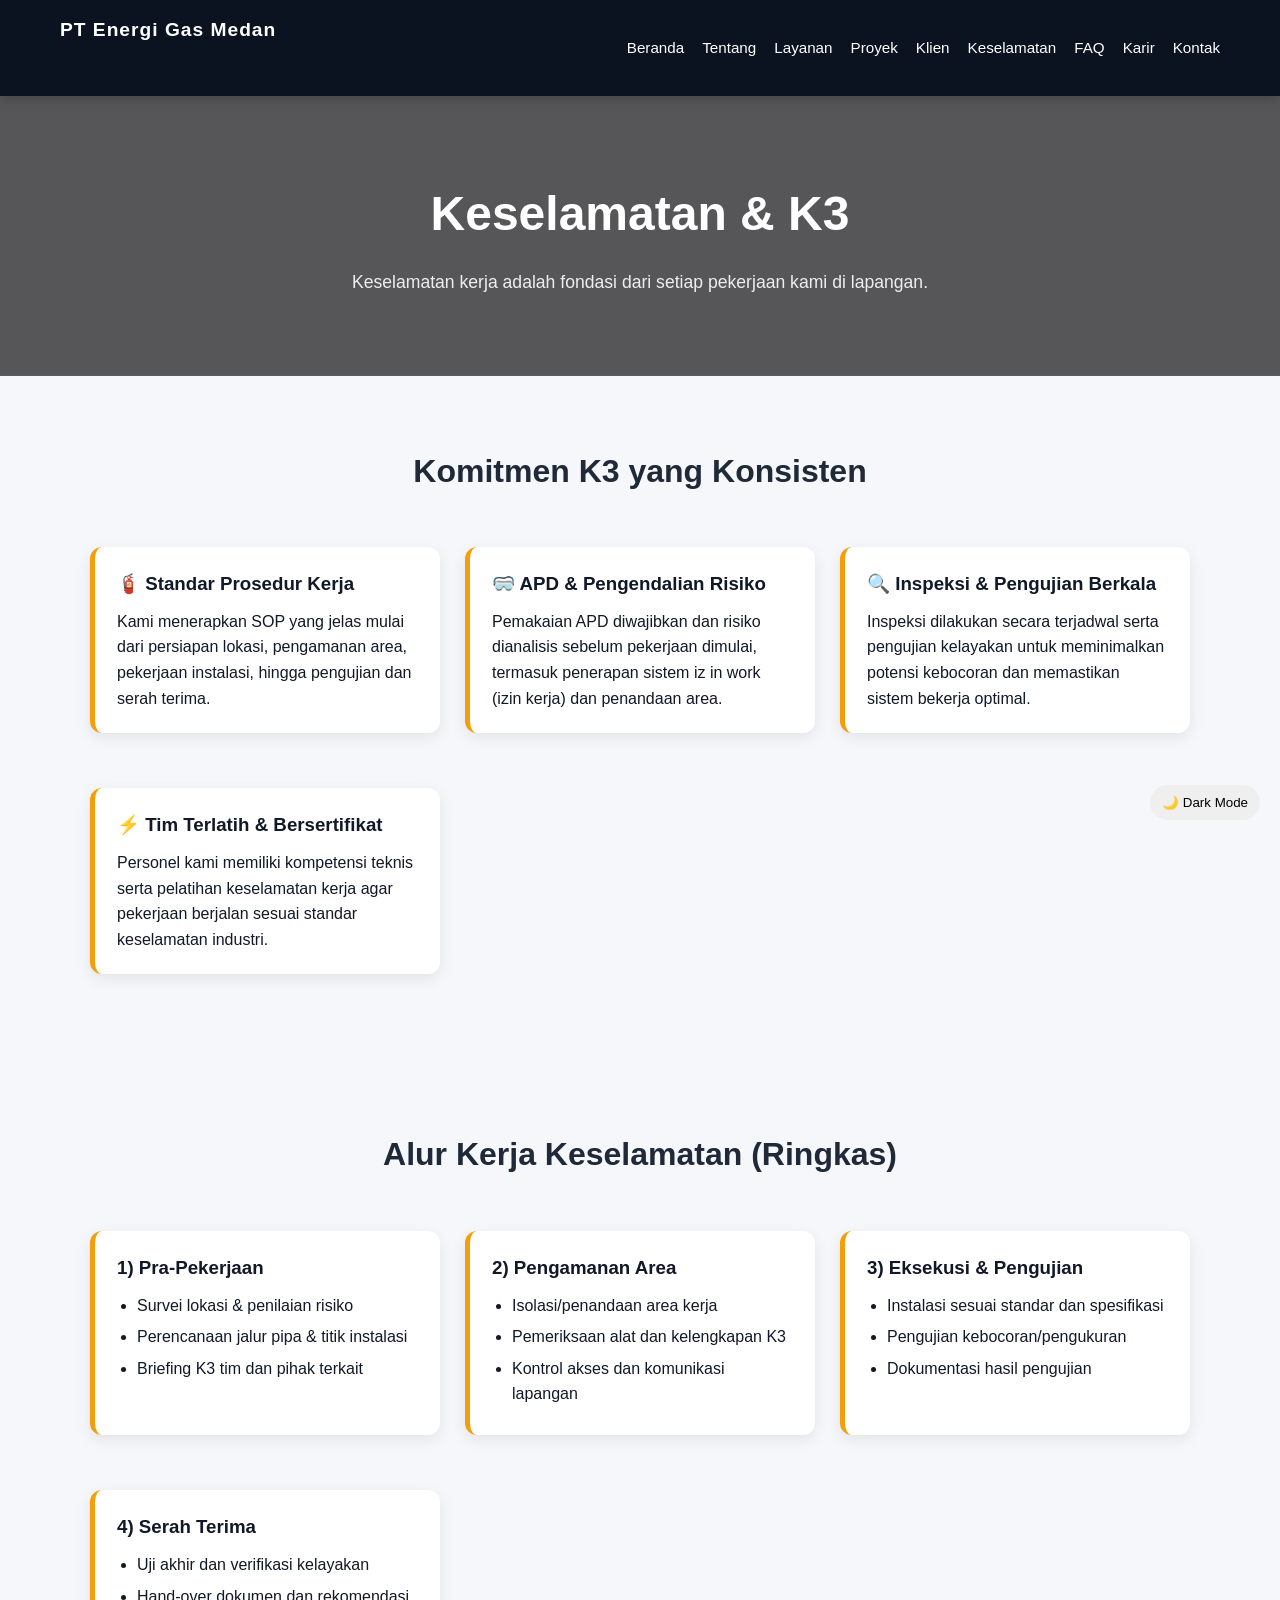
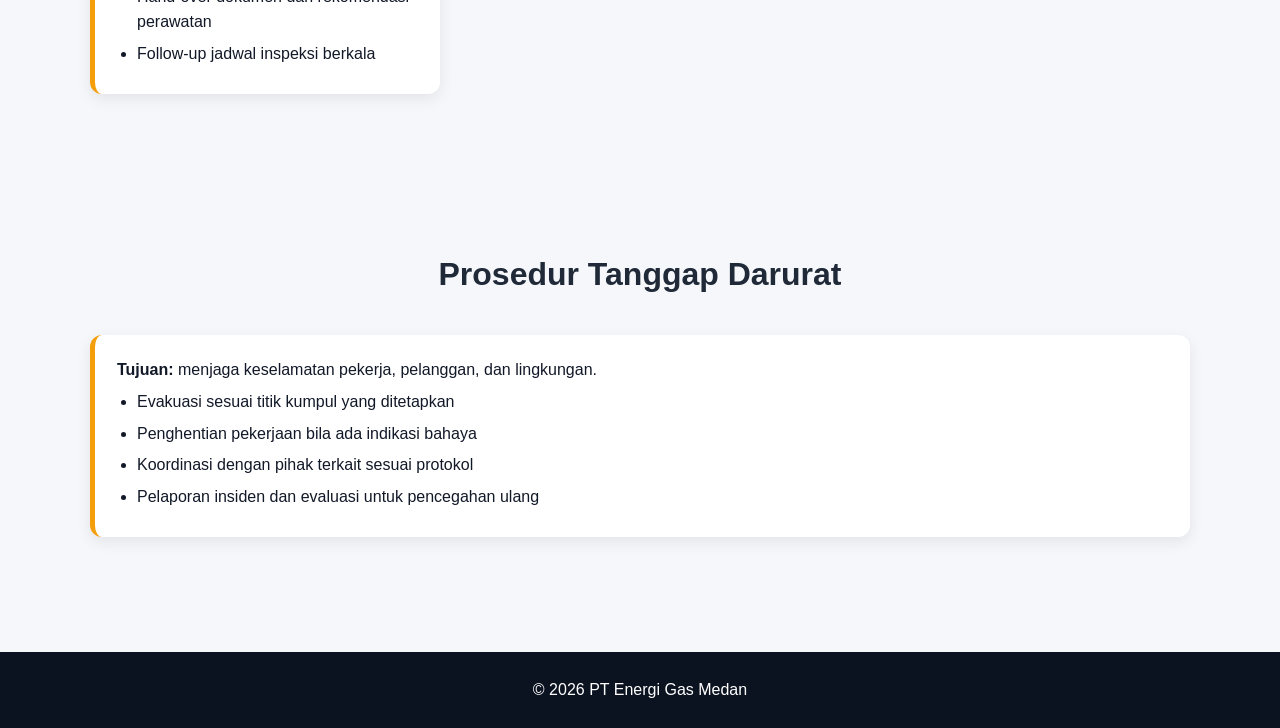
<file: safety.html>
<!DOCTYPE html>
<html lang="id">
<head>
    <meta charset="UTF-8">
    <meta name="viewport" content="width=device-width, initial-scale=1.0">
    <title>Keselamatan & K3 - PT Energi Gas Medan</title>
    <meta name="description" content="PT Energi Gas Medan - Komitmen keselamatan dan K3 dalam distribusi, instalasi, dan perawatan sistem energi gas di Medan dan Sumatera Utara.">
    <link rel="stylesheet" href="css/style.css">
</head>
<body>

<header>
    <nav>
    <h2>PT Energi Gas Medan</h2>
    <ul>
        <li><a href="index.html">Beranda</a></li>
        <li><a href="tentang.html">Tentang</a></li>
        <li><a href="layanan.html">Layanan</a></li>
        <li><a href="proyek.html">Proyek</a></li>
        <li><a href="klien.html">Klien</a></li>
        <li><a href="safety.html">Keselamatan</a></li>
        <li><a href="index.html#faq">FAQ</a></li>
        <li><a href="karir.html">Karir</a></li> 
        <li><a href="index.html#contact">Kontak</a></li>
    </ul>
    </nav>
</header>

<section class="hero hero-karir">
    <h1>Keselamatan & K3</h1>
    <p>Keselamatan kerja adalah fondasi dari setiap pekerjaan kami di lapangan.</p>
</section>

<section id="k3" class="bg-light">
    <div class="container">
        <h2>Komitmen K3 yang Konsisten</h2>

        <div class="services-grid">
            <div class="box">
                <h3>🧯 Standar Prosedur Kerja</h3>
                <p>Kami menerapkan SOP yang jelas mulai dari persiapan lokasi, pengamanan area, pekerjaan instalasi, hingga pengujian dan serah terima.</p>
            </div>

            <div class="box">
                <h3>🥽 APD & Pengendalian Risiko</h3>
                <p>Pemakaian APD diwajibkan dan risiko dianalisis sebelum pekerjaan dimulai, termasuk penerapan sistem iz in work (izin kerja) dan penandaan area.</p>
            </div>

            <div class="box">
                <h3>🔍 Inspeksi & Pengujian Berkala</h3>
                <p>Inspeksi dilakukan secara terjadwal serta pengujian kelayakan untuk meminimalkan potensi kebocoran dan memastikan sistem bekerja optimal.</p>
            </div>

            <div class="box">
                <h3>⚡ Tim Terlatih & Bersertifikat</h3>
                <p>Personel kami memiliki kompetensi teknis serta pelatihan keselamatan kerja agar pekerjaan berjalan sesuai standar keselamatan industri.</p>
            </div>
        </div>
    </div>
</section>

<section id="sop" class="">
    <div class="container">
        <h2>Alur Kerja Keselamatan (Ringkas)</h2>

        <div class="services-grid">
            <div class="box">
                <h3>1) Pra-Pekerjaan</h3>
                <ul class="misi-list">
                    <li>Survei lokasi & penilaian risiko</li>
                    <li>Perencanaan jalur pipa & titik instalasi</li>
                    <li>Briefing K3 tim dan pihak terkait</li>
                </ul>
            </div>

            <div class="box">
                <h3>2) Pengamanan Area</h3>
                <ul class="misi-list">
                    <li>Isolasi/penandaan area kerja</li>
                    <li>Pemeriksaan alat dan kelengkapan K3</li>
                    <li>Kontrol akses dan komunikasi lapangan</li>
                </ul>
            </div>

            <div class="box">
                <h3>3) Eksekusi & Pengujian</h3>
                <ul class="misi-list">
                    <li>Instalasi sesuai standar dan spesifikasi</li>
                    <li>Pengujian kebocoran/pengukuran</li>
                    <li>Dokumentasi hasil pengujian</li>
                </ul>
            </div>

            <div class="box">
                <h3>4) Serah Terima</h3>
                <ul class="misi-list">
                    <li>Uji akhir dan verifikasi kelayakan</li>
                    <li>Hand-over dokumen dan rekomendasi perawatan</li>
                    <li>Follow-up jadwal inspeksi berkala</li>
                </ul>
            </div>
        </div>
    </div>
</section>

<section id="emergency" class="bg-light">
    <div class="container">
        <h2>Prosedur Tanggap Darurat</h2>
        <div class="box">
            <p><strong>Tujuan:</strong> menjaga keselamatan pekerja, pelanggan, dan lingkungan.</p>
            <ul class="misi-list">
                <li>Evakuasi sesuai titik kumpul yang ditetapkan</li>
                <li>Penghentian pekerjaan bila ada indikasi bahaya</li>
                <li>Koordinasi dengan pihak terkait sesuai protokol</li>
                <li>Pelaporan insiden dan evaluasi untuk pencegahan ulang</li>
            </ul>
        </div>
    </div>
</section>

<footer>
    <p>&copy; 2026 PT Energi Gas Medan</p>
</footer>

<script src="script.js"></script>
</body>
</html>
</file>
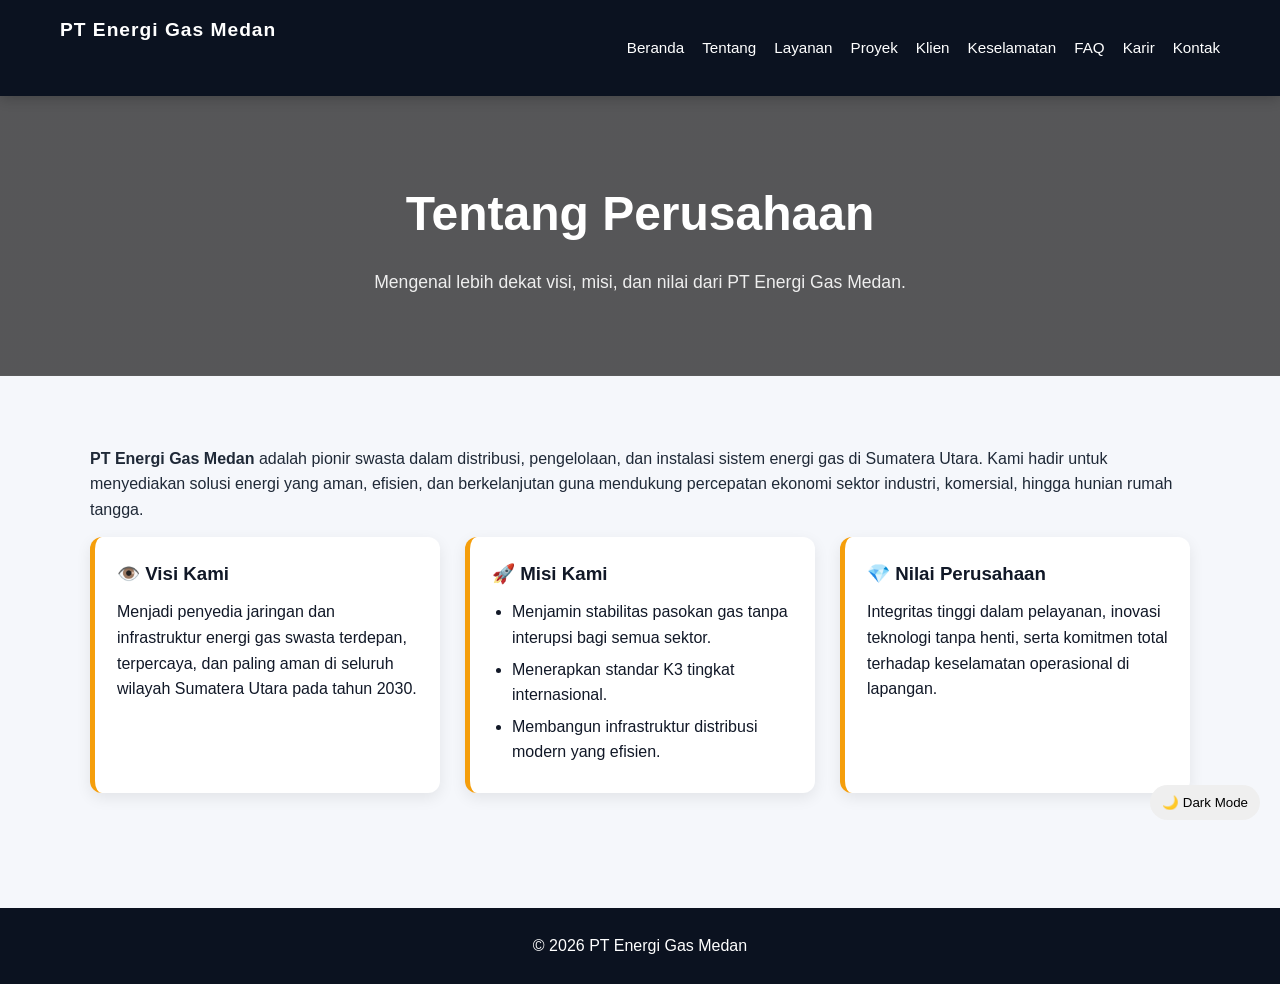
<file: tentang.html>
<!DOCTYPE html>
<html lang="id">
<head>
    <meta charset="UTF-8">
    <meta name="viewport" content="width=device-width, initial-scale=1.0">
    <title>Tentang Kami - PT Energi Gas Medan</title>
    <link rel="stylesheet" href="css/style.css">
</head>
<body>

<header>
    <nav>
    <h2>PT Energi Gas Medan</h2>
    <ul>
        <li><a href="index.html">Beranda</a></li>
        <li><a href="tentang.html">Tentang</a></li>
        <li><a href="layanan.html">Layanan</a></li>
        <li><a href="proyek.html">Proyek</a></li>
        <li><a href="klien.html">Klien</a></li>
        <li><a href="safety.html">Keselamatan</a></li>
        <li><a href="index.html#faq">FAQ</a></li>
        <li><a href="karir.html">Karir</a></li> 
        <li><a href="index.html#contact">Kontak</a></li>
    </ul>
    </nav>
</header>

<section class="hero hero-karir">
    <h1>Tentang Perusahaan</h1>
    <p>Mengenal lebih dekat visi, misi, dan nilai dari PT Energi Gas Medan.</p>
</section>

<section id="about">
    <div class="container">
        <div class="about-intro">
            <p><strong>PT Energi Gas Medan</strong> adalah pionir swasta dalam distribusi, pengelolaan, dan instalasi sistem energi gas di Sumatera Utara. Kami hadir untuk menyediakan solusi energi yang aman, efisien, dan berkelanjutan guna mendukung percepatan ekonomi sektor industri, komersial, hingga hunian rumah tangga.</p>
        </div>

        <div class="about-grid">
            <div class="box">
                <h3>👁️ Visi Kami</h3>
                <p>Menjadi penyedia jaringan dan infrastruktur energi gas swasta terdepan, terpercaya, dan paling aman di seluruh wilayah Sumatera Utara pada tahun 2030.</p>
            </div>
            <div class="box">
                <h3>🚀 Misi Kami</h3>
                <ul class="misi-list">
                    <li>Menjamin stabilitas pasokan gas tanpa interupsi bagi semua sektor.</li>
                    <li>Menerapkan standar K3 tingkat internasional.</li>
                    <li>Membangun infrastruktur distribusi modern yang efisien.</li>
                </ul>
            </div>
            <div class="box">
                <h3>💎 Nilai Perusahaan</h3>
                <p>Integritas tinggi dalam pelayanan, inovasi teknologi tanpa henti, serta komitmen total terhadap keselamatan operasional di lapangan.</p>
            </div>
        </div>
    </div>
</section>
<footer>
    <p>© 2026 PT Energi Gas Medan</p>
</footer>

<script src="script.js"></script>
</body>
</html>
</file>
<file: css/style.css>
* {
    margin: 0;
    padding: 0;
    box-sizing: border-box;
    font-family: Arial, Helvetica, sans-serif;
}

body {
    background: #f5f7fb;
    color: #1f2937;
    line-height: 1.6;
}

/* NAVBAR */
header {
    background: #0b1220;
    color: white;
    position: sticky;
    top: 0;
    z-index: 999;
    box-shadow: 0 3px 12px rgba(0,0,0,0.2);
}

nav {
    max-width: 1200px;
    margin: auto;
    display: flex;
    justify-content: space-between;
    align-items: center;
    padding: 15px 20px;
}

nav h2 {
    font-size: 1.2rem;
    letter-spacing: 1px;
}

nav ul {
    list-style: none;
    display: flex;
    gap: 18px;
}

nav a {
    color: white;
    text-decoration: none;
    font-size: 0.95rem;
    transition: 0.3s;
}

nav a:hover {
    color: #f59e0b;
}

/* HERO */
.hero {
    background: linear-gradient(rgba(0,0,0,0.65), rgba(0,0,0,0.65)),
    url('https://images.unsplash.com/photo-1504326780330-8c44c1c5a6b2?auto=format&fit=crop&w=1600&q=80');
    background-size: cover;
    background-position: center;
    color: white;
    text-align: center;
    padding: 140px 20px;
}

.hero h1 {
    font-size: 3rem;
    margin-bottom: 15px;
}

.hero p {
    max-width: 700px;
    margin: auto;
    opacity: 0.9;
    font-size: 1.1rem;
}

.hero a {
    display: inline-block;
    margin-top: 20px;
    padding: 12px 25px;
    background: #f59e0b;
    color: white;
    text-decoration: none;
    border-radius: 6px;
    transition: 0.3s;
}

.hero a:hover {
    background: #d97706;
}

/* SECTION */
section {
    padding: 70px 20px;
}

.container {
    max-width: 1100px;
    margin: auto;
}

h2 {
    text-align: center;
    margin-bottom: 35px;
    font-size: 2rem;
    color: inherit;
}

/* BOX / CARD */
.box {
    background: white;
    padding: 22px;
    margin: 15px 0;
    border-radius: 12px;
    box-shadow: 0 5px 15px rgba(0,0,0,0.08);
    border-left: 5px solid #f59e0b;
    transition: 0.3s;
    color: #111827;
}

.box h3 {
    margin-bottom: 10px;
}

.box:hover {
    transform: translateY(-4px);
    box-shadow: 0 10px 20px rgba(0,0,0,0.12);
}

/* Dark Mode Override */
body.dark-mode {
    background: #0f172a;
    color: white;
}

body.dark-mode .box {
    background: #1e293b;
    color: white;
}

body.dark-mode .box h3 {
    color: white;
}

.box ul {
    margin-left: 20px;
}

.box li {
    margin: 6px 0;
}

/* FOOTER */
footer {
    background: #0b1220;
    color: white;
    text-align: center;
    padding: 25px;
    margin-top: 30px;
}

/* TOMBOL APPLY KARIR */
.apply-btn {
    background: #f59e0b;
    color: white;
    padding: 10px 15px;
    border: none;
    border-radius: 5px;
    cursor: pointer;
    margin-top: 10px;
    font-weight: bold;
    transition: 0.3s;
}

.apply-btn:hover {
    background: #d97706;
}

/* HERO KARIR KHUSUS */
.hero-karir {
    padding: 80px 20px;
    min-height: auto;
}

@media(max-width:768px){
    nav {
        flex-direction: column;
        gap: 10px;
    }
    nav ul {
        flex-wrap: wrap;
        justify-content: center;
    }
    .hero h1 {
        font-size: 2rem;
    }
}

/* Grid biar layout lu gak numpuk kayak sampah */
.services-grid, .about-grid, .contact-grid {
    display: grid;
    grid-template-columns: repeat(auto-fit, minmax(300px, 1fr));
    gap: 25px;
}

/* Form Styling biar enak dipandang */
#contactForm input, #contactForm textarea {
    width: 100%;
    padding: 12px;
    margin-bottom: 15px;
    border: 1px solid #cbd5e1;
    border-radius: 6px;
    font-family: inherit;
    font-size: 1rem;
}

#contactForm .submit-btn {
    background: #f59e0b;
    color: white;
    padding: 12px 20px;
    border: none;
    border-radius: 6px;
    cursor: pointer;
    width: 100%;
    font-weight: bold;
    font-size: 1rem;
    transition: 0.3s;
}

#contactForm .submit-btn:hover {
    background: #d97706;
}

/* Styling FAQ Biar Rapi */
.faq-container {
    max-width: 800px;
    margin: auto;
}

.faq-item {
    margin-bottom: 12px;
    background: white;
    border-radius: 6px;
    box-shadow: 0 2px 5px rgba(0,0,0,0.05);
    overflow: hidden;
}

body.dark-mode .faq-item {
    background: #1e293b;
}

.faq-question {
    width: 100%;
    text-align: left;
    padding: 18px 20px;
    background: transparent;
    border: none;
    font-size: 1.1rem;
    font-weight: bold;
    cursor: pointer;
    display: flex;
    justify-content: space-between;
    align-items: center;
    color: inherit;
    transition: 0.3s;
}

.faq-question:hover {
    color: #f59e0b;
}

.faq-answer {
    max-height: 0;
    overflow: hidden;
    transition: max-height 0.4s ease;
    padding: 0 20px;
}

/* Class saat FAQ terbuka */
.faq-answer.show {
    padding-bottom: 18px;
}
</file>
